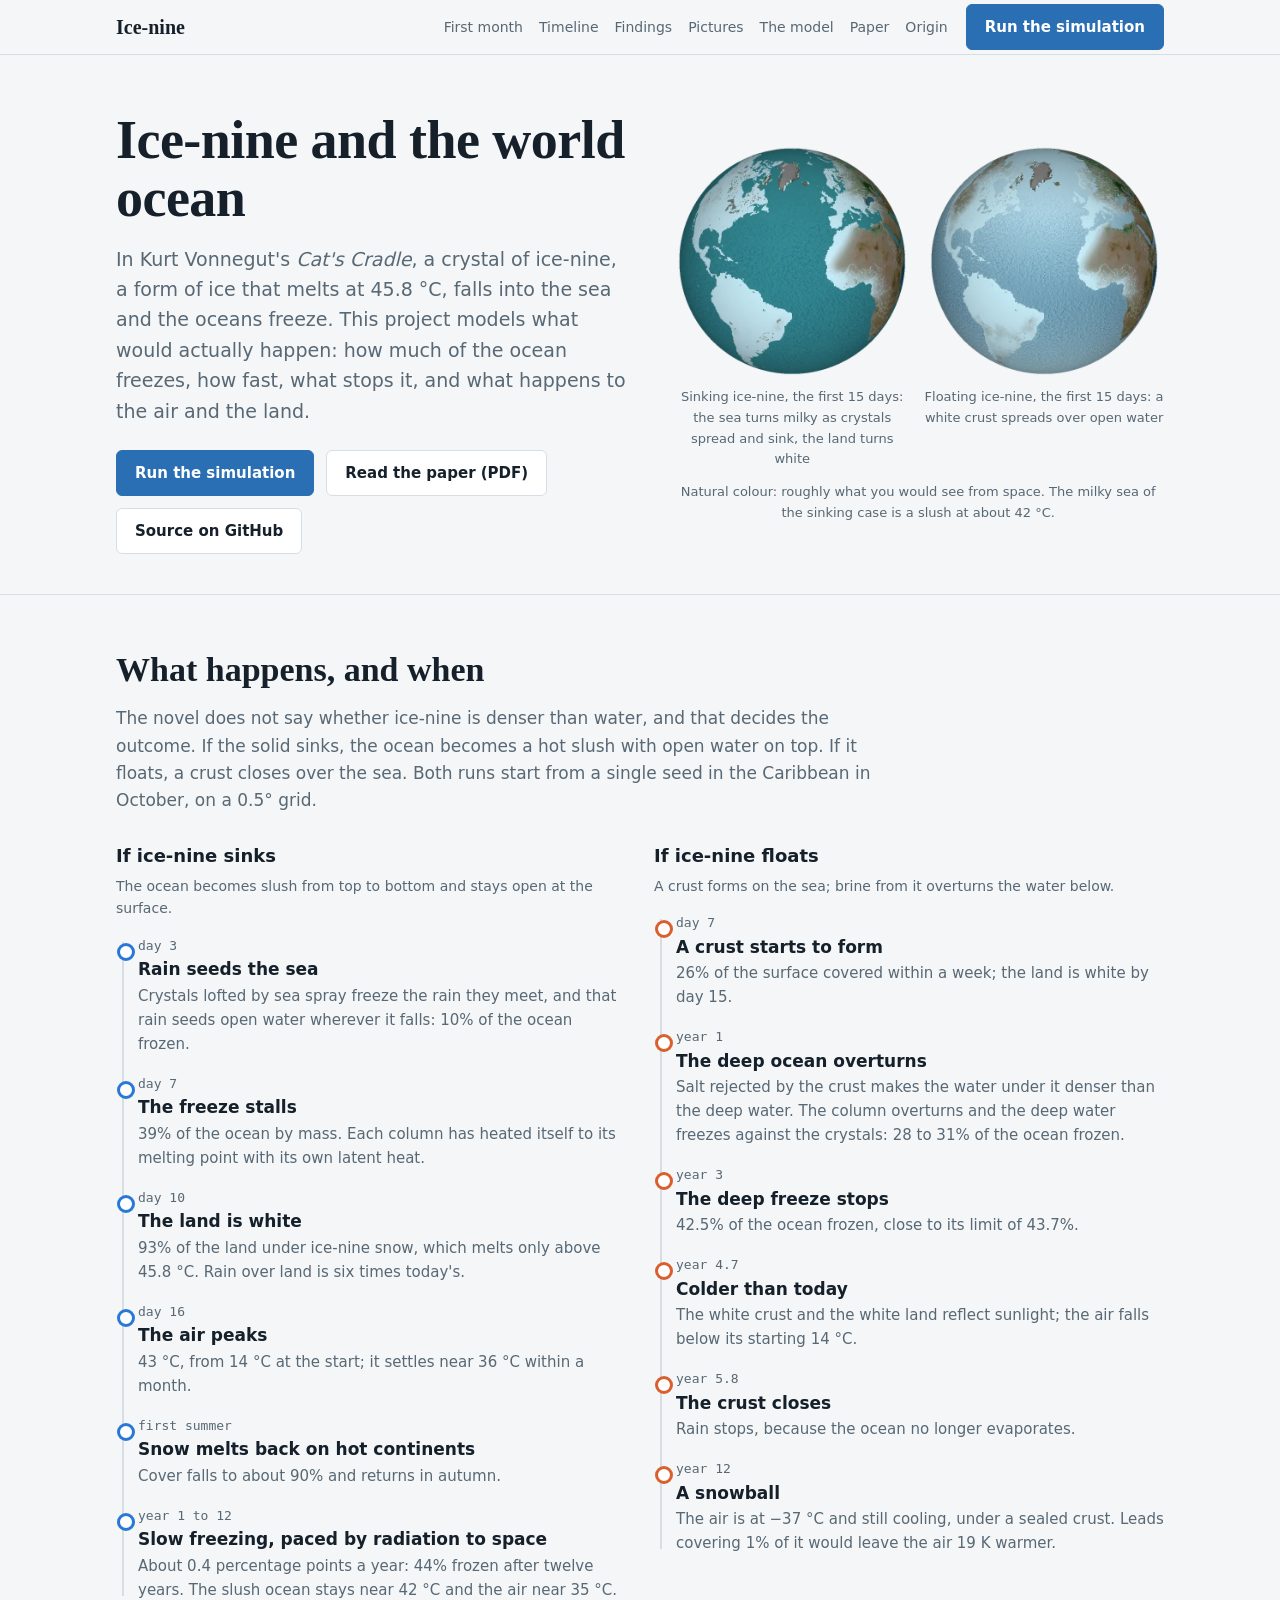
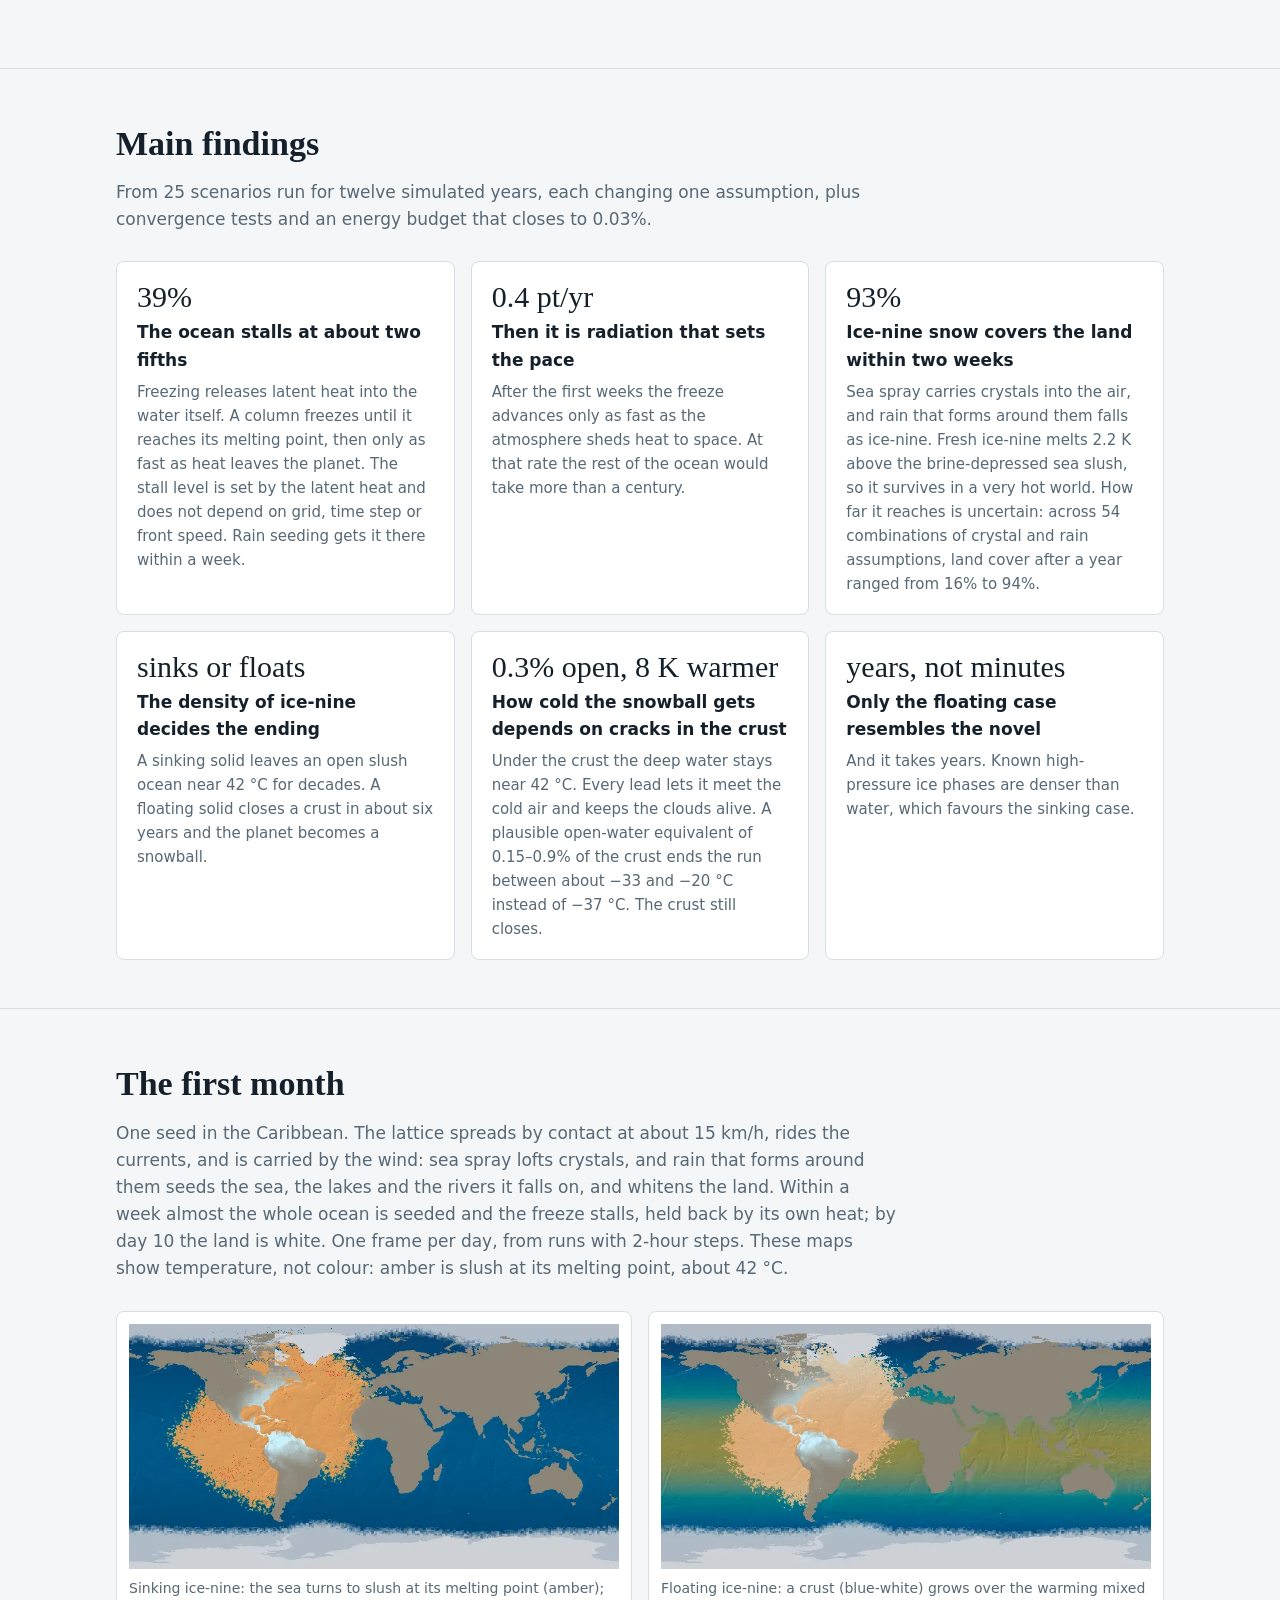
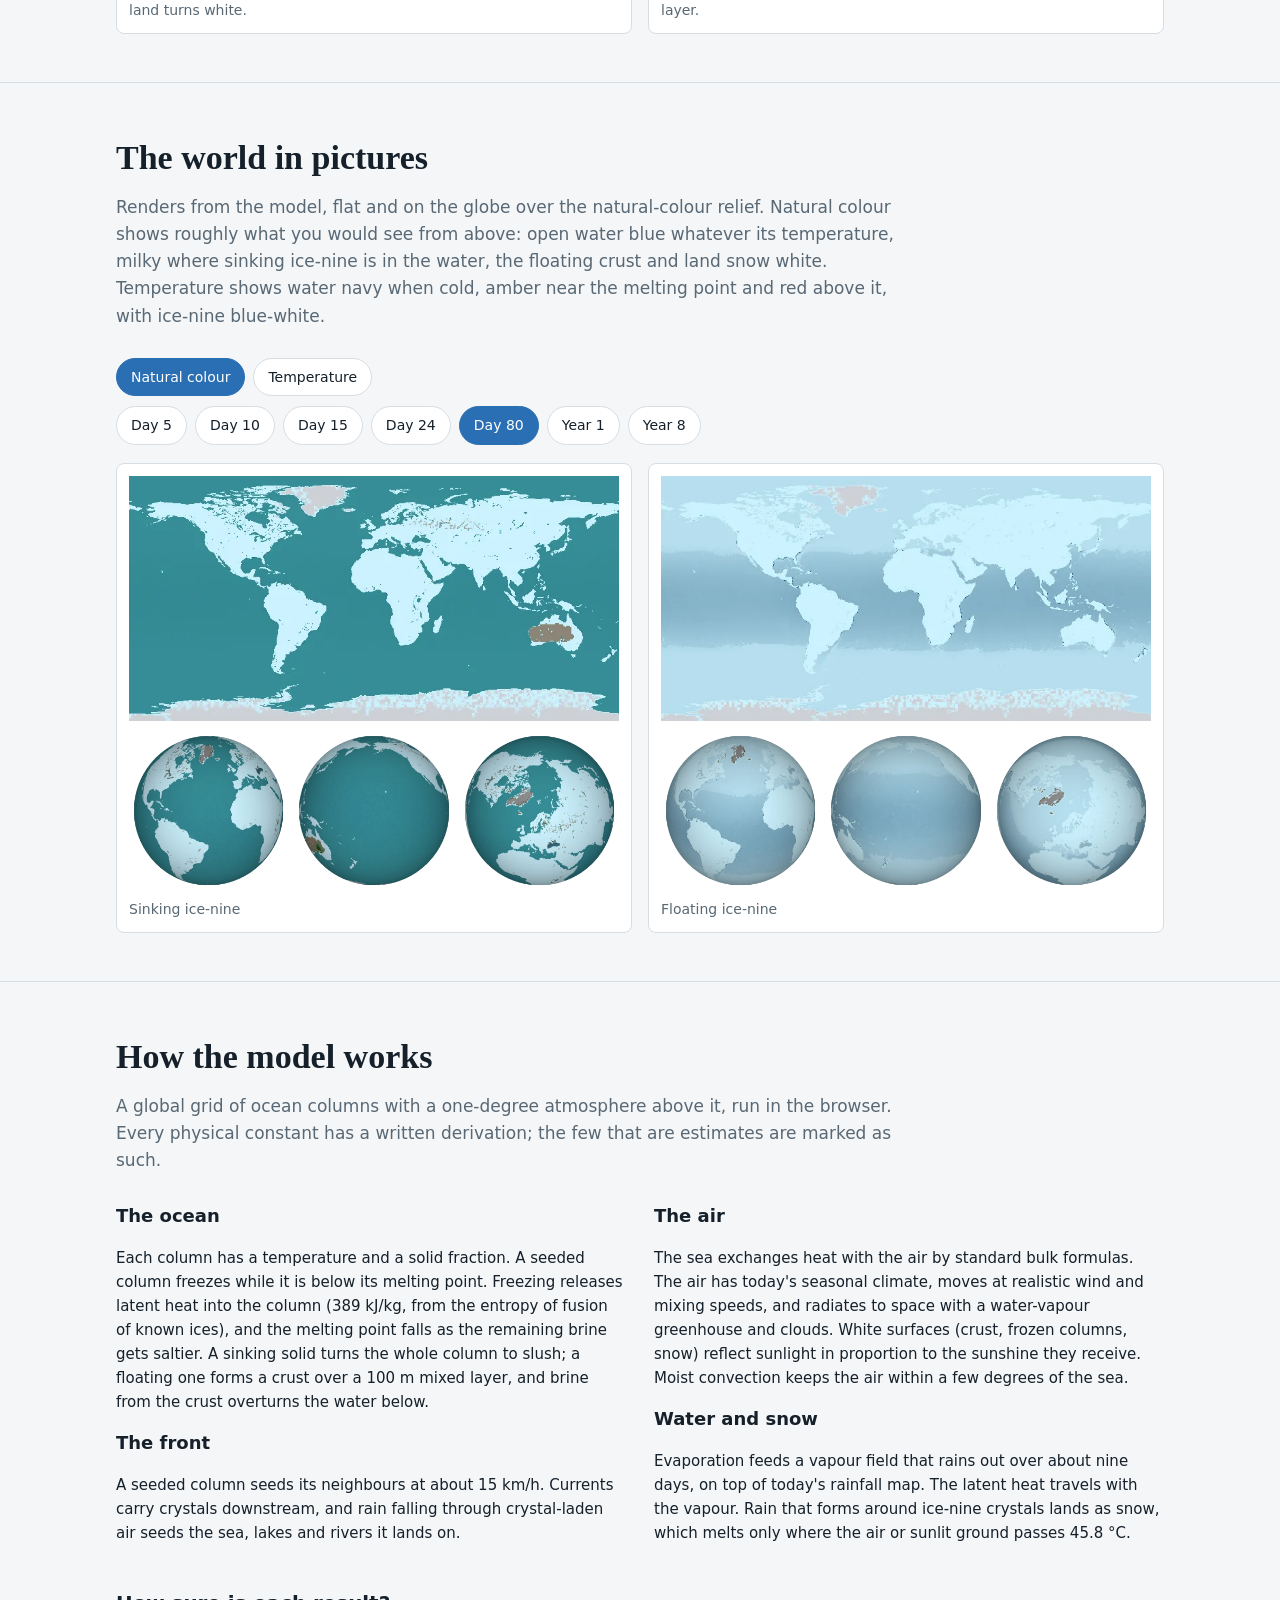
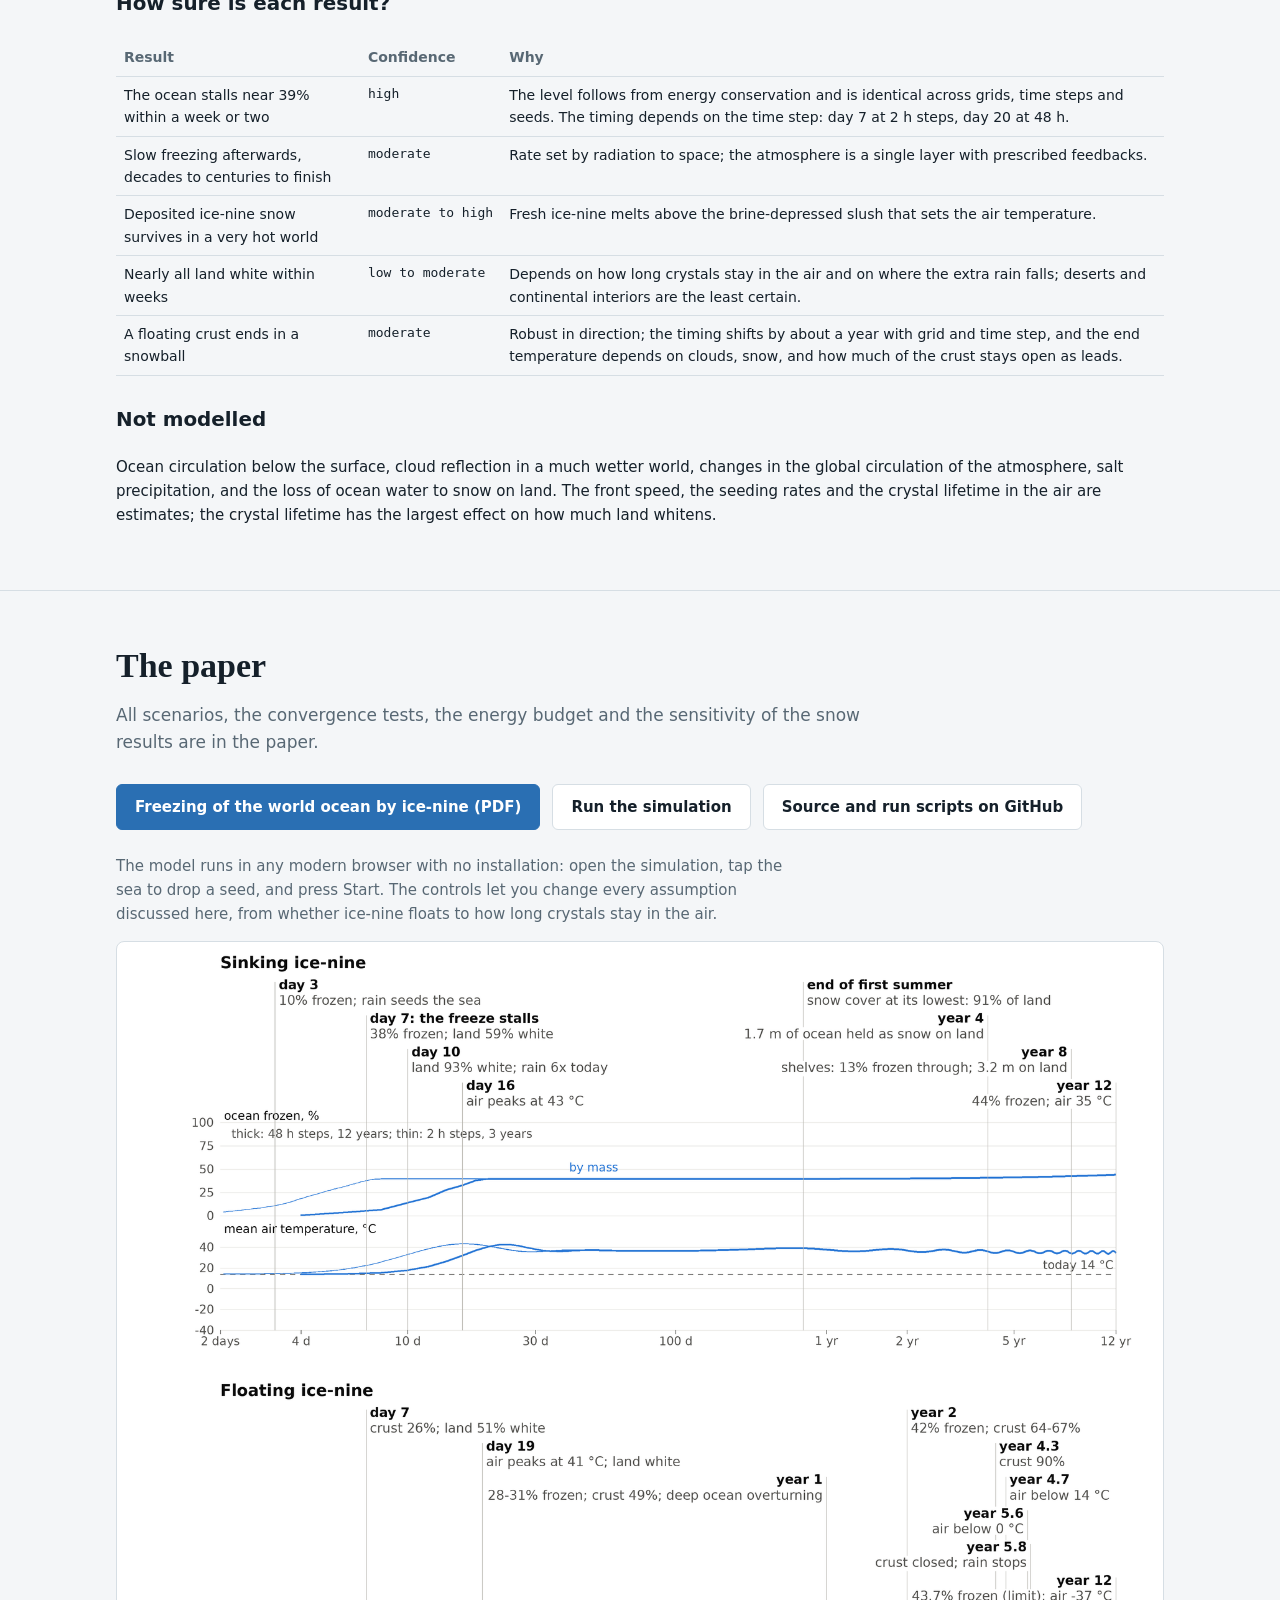
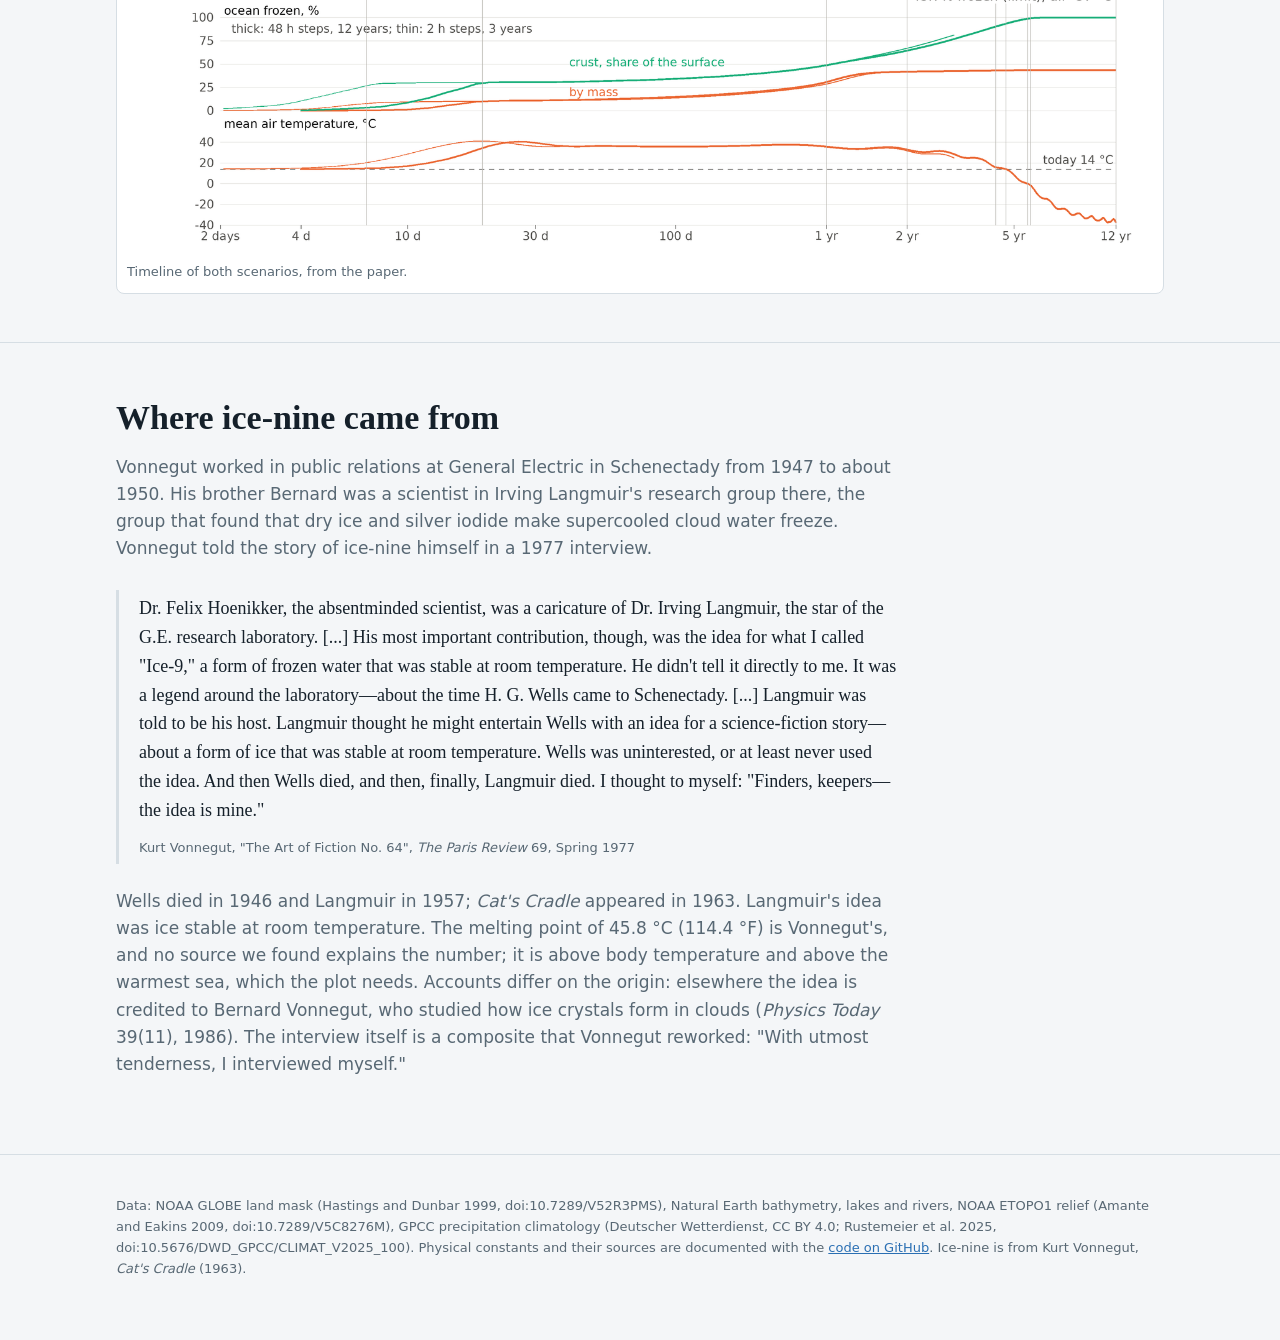
<file: docs/index.html>
<!doctype html>
<html lang="en">
<head>
<meta charset="utf-8">
<meta name="viewport" content="width=device-width, initial-scale=1">
<title>Ice-Nine and the World Ocean</title>
<meta name="description" content="A global model of Vonnegut's ice-nine: how much of the ocean freezes, how fast, and what happens to the air and the land.">
<link rel="stylesheet" href="site.css">
</head>
<body>

<header class="top">
  <div class="wrap">
    <a class="brand" href="#">Ice-nine</a>
    <nav>
      <a href="#first-month">First month</a>
      <a href="#timeline">Timeline</a>
      <a href="#findings">Findings</a>
      <a href="#pictures">Pictures</a>
      <a href="#model">The model</a>
      <a href="#paper">Paper</a>
      <a href="#origin">Origin</a>
    </nav>
    <a class="btn primary" href="sim/">Run the simulation</a>
  </div>
</header>

<div class="hero">
  <div class="wrap">
    <div>
      <h1>Ice-nine and the world ocean</h1>
      <p class="lead">In Kurt Vonnegut's <em>Cat's Cradle</em>, a crystal of ice-nine, a form of ice that melts at 45.8&nbsp;°C, falls into the sea and the oceans freeze. This project models what would actually happen: how much of the ocean freezes, how fast, what stops it, and what happens to the air and the land.</p>
      <div class="actions">
        <a class="btn primary" href="sim/">Run the simulation</a>
        <a class="btn" href="paper/ice9.pdf">Read the paper (PDF)</a>
        <a class="btn" href="https://github.com/wistrand/ice9">Source on GitHub</a>
      </div>
    </div>
    <div class="globes">
      <figure><img src="img/anim_sinks_globe.webp" alt="Animation: ice-nine spreading from the Caribbean over the first 15 days, sinking case" width="450" height="450"><figcaption>Sinking ice-nine, the first 15 days: the sea turns milky as crystals spread and sink, the land turns white</figcaption></figure>
      <figure><img src="img/anim_floats_globe.webp" alt="Animation: ice-nine spreading from the Caribbean over the first 15 days, floating case" width="450" height="450"><figcaption>Floating ice-nine, the first 15 days: a white crust spreads over open water</figcaption></figure>
      <p class="note">Natural colour: roughly what you would see from space. The milky sea of the sinking case is a slush at about 42&nbsp;°C.</p>
    </div>
  </div>
</div>

<section id="timeline">
  <div class="wrap">
    <h2>What happens, and when</h2>
    <p class="intro">The novel does not say whether ice-nine is denser than water, and that decides the outcome. If the solid sinks, the ocean becomes a hot slush with open water on top. If it floats, a crust closes over the sea. Both runs start from a single seed in the Caribbean in October, on a 0.5° grid.</p>
    <div class="lanes">
      <div class="lane">
        <h3>If ice-nine sinks</h3>
        <p class="sub">The ocean becomes slush from top to bottom and stays open at the surface.</p>
        <ol>
          <li><div class="when">day 3</div><div class="what">Rain seeds the sea</div><div class="detail">Crystals lofted by sea spray freeze the rain they meet, and that rain seeds open water wherever it falls: 10% of the ocean frozen.</div></li>
          <li><div class="when">day 7</div><div class="what">The freeze stalls</div><div class="detail">39% of the ocean by mass. Each column has heated itself to its melting point with its own latent heat.</div></li>
          <li><div class="when">day 10</div><div class="what">The land is white</div><div class="detail">93% of the land under ice-nine snow, which melts only above 45.8&nbsp;°C. Rain over land is six times today's.</div></li>
          <li><div class="when">day 16</div><div class="what">The air peaks</div><div class="detail">43&nbsp;°C, from 14&nbsp;°C at the start; it settles near 36&nbsp;°C within a month.</div></li>
          <li><div class="when">first summer</div><div class="what">Snow melts back on hot continents</div><div class="detail">Cover falls to about 90% and returns in autumn.</div></li>
          <li><div class="when">year 1 to 12</div><div class="what">Slow freezing, paced by radiation to space</div><div class="detail">About 0.4 percentage points a year: 44% frozen after twelve years. The slush ocean stays near 42&nbsp;°C and the air near 35&nbsp;°C.</div></li>
        </ol>
      </div>
      <div class="lane float">
        <h3>If ice-nine floats</h3>
        <p class="sub">A crust forms on the sea; brine from it overturns the water below.</p>
        <ol>
          <li><div class="when">day 7</div><div class="what">A crust starts to form</div><div class="detail">26% of the surface covered within a week; the land is white by day 15.</div></li>
          <li><div class="when">year 1</div><div class="what">The deep ocean overturns</div><div class="detail">Salt rejected by the crust makes the water under it denser than the deep water. The column overturns and the deep water freezes against the crystals: 28 to 31% of the ocean frozen.</div></li>
          <li><div class="when">year 3</div><div class="what">The deep freeze stops</div><div class="detail">42.5% of the ocean frozen, close to its limit of 43.7%.</div></li>
          <li><div class="when">year 4.7</div><div class="what">Colder than today</div><div class="detail">The white crust and the white land reflect sunlight; the air falls below its starting 14&nbsp;°C.</div></li>
          <li><div class="when">year 5.8</div><div class="what">The crust closes</div><div class="detail">Rain stops, because the ocean no longer evaporates.</div></li>
          <li><div class="when">year 12</div><div class="what">A snowball</div><div class="detail">The air is at &minus;37&nbsp;°C and still cooling, under a sealed crust. Leads covering 1% of it would leave the air 19&nbsp;K warmer.</div></li>
        </ol>
      </div>
    </div>
  </div>
</section>

<section id="findings">
  <div class="wrap">
    <h2>Main findings</h2>
    <p class="intro">From 25 scenarios run for twelve simulated years, each changing one assumption, plus convergence tests and an energy budget that closes to 0.03%.</p>
    <div class="cards">
      <div class="card"><div class="big">39%</div><h3>The ocean stalls at about two fifths</h3><p>Freezing releases latent heat into the water itself. A column freezes until it reaches its melting point, then only as fast as heat leaves the planet. The stall level is set by the latent heat and does not depend on grid, time step or front speed. Rain seeding gets it there within a week.</p></div>
      <div class="card"><div class="big">0.4 pt/yr</div><h3>Then it is radiation that sets the pace</h3><p>After the first weeks the freeze advances only as fast as the atmosphere sheds heat to space. At that rate the rest of the ocean would take more than a century.</p></div>
      <div class="card"><div class="big">93%</div><h3>Ice-nine snow covers the land within two weeks</h3><p>Sea spray carries crystals into the air, and rain that forms around them falls as ice-nine. Fresh ice-nine melts 2.2&nbsp;K above the brine-depressed sea slush, so it survives in a very hot world. How far it reaches is uncertain: across 54 combinations of crystal and rain assumptions, land cover after a year ranged from 16% to 94%.</p></div>
      <div class="card"><div class="big">sinks or floats</div><h3>The density of ice-nine decides the ending</h3><p>A sinking solid leaves an open slush ocean near 42&nbsp;°C for decades. A floating solid closes a crust in about six years and the planet becomes a snowball.</p></div>
      <div class="card"><div class="big">0.3% open, 8 K warmer</div><h3>How cold the snowball gets depends on cracks in the crust</h3><p>Under the crust the deep water stays near 42&nbsp;°C. Every lead lets it meet the cold air and keeps the clouds alive. A plausible open-water equivalent of 0.15&ndash;0.9% of the crust ends the run between about &minus;33 and &minus;20&nbsp;°C instead of &minus;37&nbsp;°C. The crust still closes.</p></div>
      <div class="card"><div class="big">years, not minutes</div><h3>Only the floating case resembles the novel</h3><p>And it takes years. Known high-pressure ice phases are denser than water, which favours the sinking case.</p></div>
    </div>
  </div>
</section>

<section id="first-month">
  <div class="wrap">
    <h2>The first month</h2>
    <p class="intro">One seed in the Caribbean. The lattice spreads by contact at about 15&nbsp;km/h, rides the currents, and is carried by the wind: sea spray lofts crystals, and rain that forms around them seeds the sea, the lakes and the rivers it falls on, and whitens the land. Within a week almost the whole ocean is seeded and the freeze stalls, held back by its own heat; by day 10 the land is white. One frame per day, from runs with 2-hour steps. These maps show temperature, not colour: amber is slush at its melting point, about 42&nbsp;°C.</p>
    <div class="pair">
      <figure><img src="img/anim_sinks_flat.webp" alt="Animated map of the first 15 days, sinking case" width="720" height="360"><figcaption>Sinking ice-nine: the sea turns to slush at its melting point (amber); land turns white.</figcaption></figure>
      <figure><img src="img/anim_floats_flat.webp" alt="Animated map of the first 15 days, floating case" width="720" height="360"><figcaption>Floating ice-nine: a crust (blue-white) grows over the warming mixed layer.</figcaption></figure>
    </div>
  </div>
</section>

<section id="pictures">
  <div class="wrap">
    <h2>The world in pictures</h2>
    <p class="intro">Renders from the model, flat and on the globe over the natural-colour relief. Natural colour shows roughly what you would see from above: open water blue whatever its temperature, milky where sinking ice-nine is in the water, the floating crust and land snow white. Temperature shows water navy when cold, amber near the melting point and red above it, with ice-nine blue-white.</p>
    <div class="stages views" role="group" aria-label="View">
      <button type="button" data-mode="nat" aria-pressed="true">Natural colour</button>
      <button type="button" data-mode="temp">Temperature</button>
    </div>
    <div class="stages" role="group" aria-label="Stage">
      <button type="button" data-stage="d5">Day 5</button>
      <button type="button" data-stage="d10">Day 10</button>
      <button type="button" data-stage="d15">Day 15</button>
      <button type="button" data-stage="d24">Day 24</button>
      <button type="button" data-stage="d80" aria-pressed="true">Day 80</button>
      <button type="button" data-stage="y1">Year 1</button>
      <button type="button" data-stage="y8">Year 8</button>
    </div>
    <div class="pair">
      <figure>
        <img class="flat" data-case="sinks" src="img/nat_sinks_d80_flat.webp" alt="Flat map, sinking ice-nine" width="720" height="360">
        <div class="globe-row">
          <img data-case="sinks" data-view="atlantic" src="img/nat_sinks_d80_globe_atlantic.webp" alt="Globe, Atlantic" width="300" height="300">
          <img data-case="sinks" data-view="pacific" src="img/nat_sinks_d80_globe_pacific.webp" alt="Globe, Pacific" width="300" height="300">
          <img data-case="sinks" data-view="arctic" src="img/nat_sinks_d80_globe_arctic.webp" alt="Globe, Arctic" width="300" height="300">
        </div>
        <figcaption>Sinking ice-nine</figcaption>
      </figure>
      <figure>
        <img class="flat" data-case="floats" src="img/nat_floats_d80_flat.webp" alt="Flat map, floating ice-nine" width="720" height="360">
        <div class="globe-row">
          <img data-case="floats" data-view="atlantic" src="img/nat_floats_d80_globe_atlantic.webp" alt="Globe, Atlantic" width="300" height="300">
          <img data-case="floats" data-view="pacific" src="img/nat_floats_d80_globe_pacific.webp" alt="Globe, Pacific" width="300" height="300">
          <img data-case="floats" data-view="arctic" src="img/nat_floats_d80_globe_arctic.webp" alt="Globe, Arctic" width="300" height="300">
        </div>
        <figcaption>Floating ice-nine</figcaption>
      </figure>
    </div>
  </div>
</section>

<section id="model">
  <div class="wrap">
    <h2>How the model works</h2>
    <p class="intro">A global grid of ocean columns with a one-degree atmosphere above it, run in the browser. Every physical constant has a written derivation; the few that are estimates are marked as such.</p>
    <div class="cols">
      <div>
        <h3>The ocean</h3>
        <p>Each column has a temperature and a solid fraction. A seeded column freezes while it is below its melting point. Freezing releases latent heat into the column (389&nbsp;kJ/kg, from the entropy of fusion of known ices), and the melting point falls as the remaining brine gets saltier. A sinking solid turns the whole column to slush; a floating one forms a crust over a 100&nbsp;m mixed layer, and brine from the crust overturns the water below.</p>
        <h3>The front</h3>
        <p>A seeded column seeds its neighbours at about 15&nbsp;km/h. Currents carry crystals downstream, and rain falling through crystal-laden air seeds the sea, lakes and rivers it lands on.</p>
      </div>
      <div>
        <h3>The air</h3>
        <p>The sea exchanges heat with the air by standard bulk formulas. The air has today's seasonal climate, moves at realistic wind and mixing speeds, and radiates to space with a water-vapour greenhouse and clouds. White surfaces (crust, frozen columns, snow) reflect sunlight in proportion to the sunshine they receive. Moist convection keeps the air within a few degrees of the sea.</p>
        <h3>Water and snow</h3>
        <p>Evaporation feeds a vapour field that rains out over about nine days, on top of today's rainfall map. The latent heat travels with the vapour. Rain that forms around ice-nine crystals lands as snow, which melts only where the air or sunlit ground passes 45.8&nbsp;°C.</p>
      </div>
    </div>
    <h3 style="margin-top:28px">How sure is each result?</h3>
    <div class="tablewrap">
      <table>
        <tr><th>Result</th><th>Confidence</th><th>Why</th></tr>
        <tr><td>The ocean stalls near 39% within a week or two</td><td class="conf">high</td><td>The level follows from energy conservation and is identical across grids, time steps and seeds. The timing depends on the time step: day 7 at 2 h steps, day 20 at 48 h.</td></tr>
        <tr><td>Slow freezing afterwards, decades to centuries to finish</td><td class="conf">moderate</td><td>Rate set by radiation to space; the atmosphere is a single layer with prescribed feedbacks.</td></tr>
        <tr><td>Deposited ice-nine snow survives in a very hot world</td><td class="conf">moderate to high</td><td>Fresh ice-nine melts above the brine-depressed slush that sets the air temperature.</td></tr>
        <tr><td>Nearly all land white within weeks</td><td class="conf">low to moderate</td><td>Depends on how long crystals stay in the air and on where the extra rain falls; deserts and continental interiors are the least certain.</td></tr>
        <tr><td>A floating crust ends in a snowball</td><td class="conf">moderate</td><td>Robust in direction; the timing shifts by about a year with grid and time step, and the end temperature depends on clouds, snow, and how much of the crust stays open as leads.</td></tr>
      </table>
    </div>
    <h3 style="margin-top:28px">Not modelled</h3>
    <p style="font-size:15px">Ocean circulation below the surface, cloud reflection in a much wetter world, changes in the global circulation of the atmosphere, salt precipitation, and the loss of ocean water to snow on land. The front speed, the seeding rates and the crystal lifetime in the air are estimates; the crystal lifetime has the largest effect on how much land whitens.</p>
  </div>
</section>

<section id="paper">
  <div class="wrap">
    <h2>The paper</h2>
    <p class="intro">All scenarios, the convergence tests, the energy budget and the sensitivity of the snow results are in the paper.</p>
    <div class="paper">
      <div class="paper-actions">
        <a class="btn primary" href="paper/ice9.pdf">Freezing of the world ocean by ice-nine (PDF)</a>
        <a class="btn" href="sim/">Run the simulation</a>
        <a class="btn" href="https://github.com/wistrand/ice9">Source and run scripts on GitHub</a>
      </div>
      <p style="font-size:15px;color:var(--muted);max-width:46em">The model runs in any modern browser with no installation: open the simulation, tap the sea to drop a seed, and press Start. The controls let you change every assumption discussed here, from whether ice-nine floats to how long crystals stay in the air.</p>
      <figure><img src="paper/timeline.png" alt="Timeline of the two scenarios: ocean frozen and air temperature against time" width="1650" height="1454" loading="lazy"><figcaption>Timeline of both scenarios, from the paper.</figcaption></figure>
    </div>
  </div>
</section>

<section id="origin">
  <div class="wrap">
    <h2>Where ice-nine came from</h2>
    <p class="intro">Vonnegut worked in public relations at General Electric in Schenectady from 1947 to about 1950. His brother Bernard was a scientist in Irving Langmuir's research group there, the group that found that dry ice and silver iodide make supercooled cloud water freeze. Vonnegut told the story of ice-nine himself in a 1977 interview.</p>
    <blockquote class="quote">
      <p>Dr. Felix Hoenikker, the absentminded scientist, was a caricature of Dr. Irving Langmuir, the star of the G.E. research laboratory. [...] His most important contribution, though, was the idea for what I called "Ice-9," a form of frozen water that was stable at room temperature. He didn't tell it directly to me. It was a legend around the laboratory—about the time H. G. Wells came to Schenectady. [...] Langmuir was told to be his host. Langmuir thought he might entertain Wells with an idea for a science-fiction story—about a form of ice that was stable at room temperature. Wells was uninterested, or at least never used the idea. And then Wells died, and then, finally, Langmuir died. I thought to myself: "Finders, keepers—the idea is mine."</p>
      <cite>Kurt Vonnegut, "The Art of Fiction No. 64", <em>The Paris Review</em> 69, Spring 1977</cite>
    </blockquote>
    <p class="intro">Wells died in 1946 and Langmuir in 1957; <em>Cat's Cradle</em> appeared in 1963. Langmuir's idea was ice stable at room temperature. The melting point of 45.8&nbsp;°C (114.4&nbsp;°F) is Vonnegut's, and no source we found explains the number; it is above body temperature and above the warmest sea, which the plot needs. Accounts differ on the origin: elsewhere the idea is credited to Bernard Vonnegut, who studied how ice crystals form in clouds (<em>Physics Today</em> 39(11), 1986). The interview itself is a composite that Vonnegut reworked: "With utmost tenderness, I interviewed myself."</p>
  </div>
</section>

<footer>
  <div class="wrap">
    <p>Data: NOAA GLOBE land mask (Hastings and Dunbar 1999, doi:10.7289/V52R3PMS), Natural Earth bathymetry, lakes and rivers, NOAA ETOPO1 relief (Amante and Eakins 2009, doi:10.7289/V5C8276M), GPCC precipitation climatology (Deutscher Wetterdienst, CC BY 4.0; Rustemeier et al. 2025, doi:10.5676/DWD_GPCC/CLIMAT_V2025_100). Physical constants and their sources are documented with the <a href="https://github.com/wistrand/ice9">code on GitHub</a>. Ice-nine is from Kurt Vonnegut, <em>Cat's Cradle</em> (1963).</p>
  </div>
</footer>

<script>
// switch the gallery between stages and views; images are named img/{nat_}{case}_{stage}_{flat|globe_view}.webp (nat_: natural colour)
(() => {
  const stages = document.querySelectorAll('.stages:not(.views) button'), modes = document.querySelectorAll('.views button');
  let stage = 'd80', mode = 'nat';
  function show() {
    for (const b of stages) b.setAttribute('aria-pressed', String(b.dataset.stage === stage));
    for (const b of modes) b.setAttribute('aria-pressed', String(b.dataset.mode === mode));
    const pre = mode === 'nat' ? 'nat_' : '';
    for (const img of document.querySelectorAll('#pictures img[data-case]')) {
      const c = img.dataset.case;
      const early = ['d5', 'd10', 'd15'].includes(stage); // early stages have only the Atlantic view
      if (!img.classList.contains('flat') && early && img.dataset.view !== 'atlantic') { img.hidden = true; continue; }
      img.hidden = false;
      img.src = img.classList.contains('flat') ? `img/${pre}${c}_${stage}_flat.webp` : `img/${pre}${c}_${stage}_globe_${img.dataset.view}.webp`;
    }
  }
  for (const b of stages) b.addEventListener('click', () => { stage = b.dataset.stage; show(); });
  for (const b of modes) b.addEventListener('click', () => { mode = b.dataset.mode; show(); });
})();
</script>
</body>
</html>
</file>
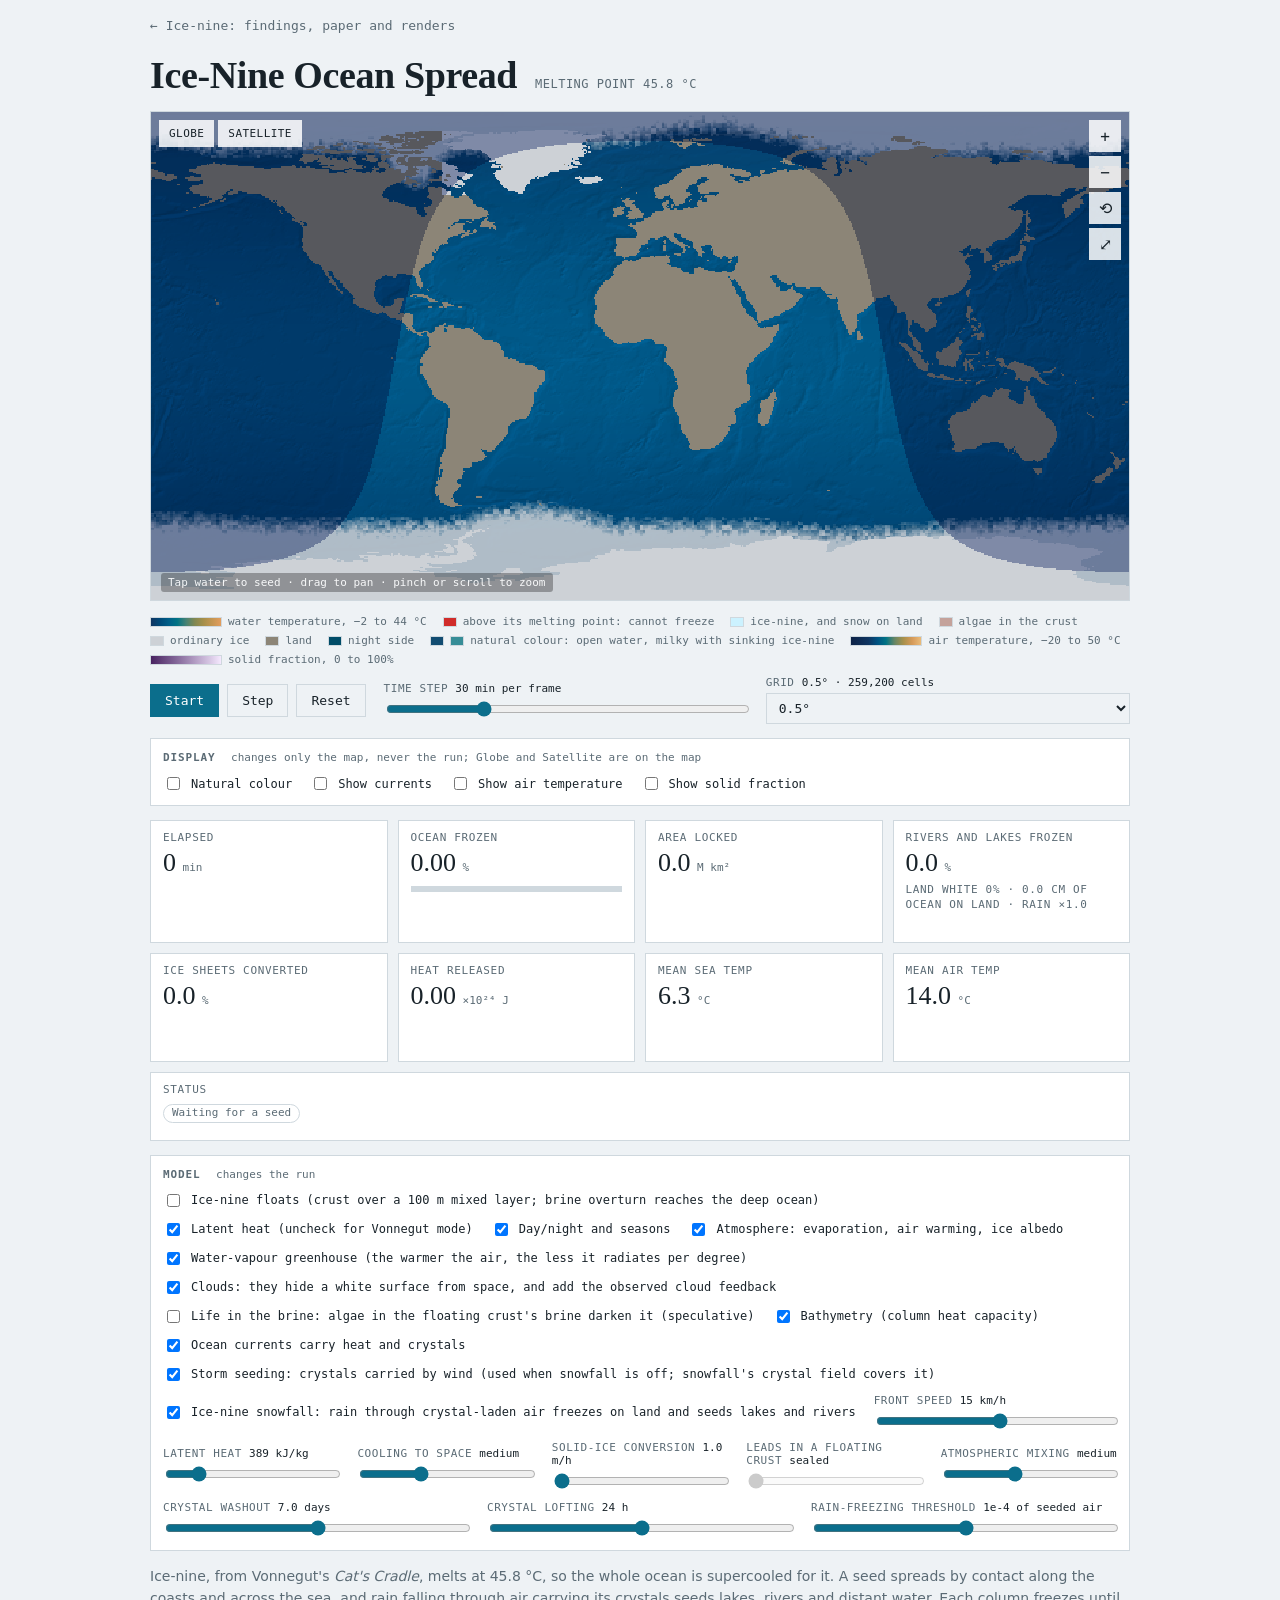
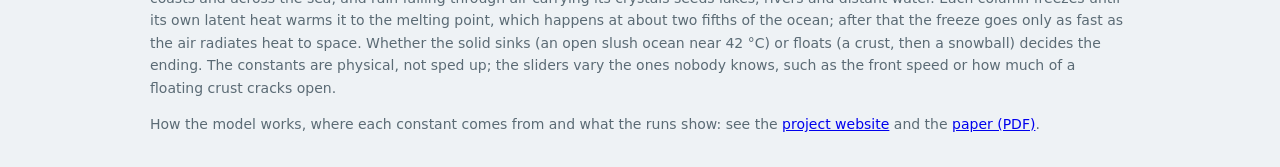
<file: docs/sim/index.html>
<!doctype html>
<html lang="en">
<head>
<meta charset="utf-8">
<meta name="viewport" content="width=device-width,initial-scale=1,viewport-fit=cover">
<title>Ice-Nine Ocean Spread</title>
<meta name="description" content="A browser simulation of Vonnegut's ice-nine spreading through the world's oceans, with latent heat, currents, atmosphere and seasons.">
<link rel="stylesheet" href="style.css">
<script src="app.js" defer></script>
</head>
<body>

<div class="wrap">
  <a class="home" href="../index.html">&larr; Ice-nine: findings, paper and renders</a>
  <header>
    <h1>Ice-Nine Ocean Spread</h1>
    <div class="sub">Melting point 45.8 °C</div>
  </header>

  <div class="mapbox" id="mapbox">
    <canvas id="map"></canvas>
    <div class="hint" id="hint">Tap water to seed · drag to pan · pinch or scroll to zoom</div>
    <div class="viewsw">
      <label><input type="checkbox" id="globe"><span>Globe</span></label>
      <label><input type="checkbox" id="satellite"><span>Satellite</span></label>
    </div>
    <div class="zoom"><button id="zin" aria-label="Zoom in">+</button><button id="zout" aria-label="Zoom out">−</button><button id="zreset" aria-label="Reset view">⟲</button><button id="zfull" aria-label="Full screen" title="Full screen">⤢</button></div>
    <div class="loading" id="loading">Decoding coastlines and bathymetry…</div>
  </div>
  <div class="legend">
    <span><i id="lg_temp" class="bar"></i>water temperature, −2 to 44 °C</span>
    <span><i id="lg_hot"></i>above its melting point: cannot freeze</span>
    <span><i id="lg_ice9"></i>ice-nine, and snow on land</span>
    <span><i id="lg_algae"></i>algae in the crust</span>
    <span><i id="lg_ice"></i>ordinary ice</span>
    <span><i id="lg_land"></i>land</span>
    <span><i id="lg_night"></i>night side</span>
    <span><i id="lg_sea"></i><i id="lg_milk"></i>natural colour: open water, milky with sinking ice-nine</span>
    <span><i id="lg_air" class="bar"></i>air temperature, −20 to 50 °C</span>
    <span><i id="lg_phi" class="bar"></i>solid fraction, 0 to 100%</span>
  </div>
  <div class="runbar">
    <div class="btns">
      <button class="primary" id="play">Start</button>
      <button id="step">Step</button>
      <button id="reset">Reset</button>
    </div>
    <label class="sl"><span>Time step <b id="speedV">30 min per frame</b></span><input type="range" id="speed" min="0" max="100" value="26"></label>
    <label class="sl"><span>Grid <b id="resV">0.5° · 259,200 cells</b></span><select id="res"><option value="1">1° (fast)</option><option value="2" selected>0.5°</option><option value="4">0.25° (1 M cells, slow)</option><option value="8">0.125° (4 M cells, very slow)</option></select></label>
  </div>

  <section class="controls" aria-labelledby="h_view">
    <h2 class="ctl" id="h_view">Display <small>changes only the map, never the run; Globe and Satellite are on the map</small></h2>
    <label class="ck"><input type="checkbox" id="natural"> Natural colour</label>
    <label class="ck"><input type="checkbox" id="showcur"> Show currents</label>
    <label class="ck"><input type="checkbox" id="showair"> Show air temperature</label>
    <label class="ck"><input type="checkbox" id="showphi"> Show solid fraction</label>
  </section>
  <div class="stats">
    <div class="stat"><div class="k">Elapsed</div><div class="v" id="time">0<small> min</small></div></div>
    <div class="stat"><div class="k">Ocean frozen</div><div class="v" id="pct">0.00<small> %</small></div><div class="meter"><i id="bar"></i></div><canvas class="spark" id="sp_pct"></canvas><div class="k" id="deepV" hidden></div></div>
    <div class="stat"><div class="k">Area locked</div><div class="v" id="area">0.0<small> M km²</small></div></div>
    <div class="stat"><div class="k">Rivers and lakes frozen</div><div class="v" id="inland">0.0<small> %</small></div><div class="k" id="landV"></div></div>
    <div class="stat"><div class="k">Ice sheets converted</div><div class="v" id="sheet">0.0<small> %</small></div><canvas class="spark" id="sp_sheet"></canvas></div>
    <div class="stat"><div class="k">Heat released</div><div class="v" id="heat">0.00<small> ×10²⁴ J</small></div></div>
    <div class="stat"><div class="k">Mean sea temp</div><div class="v" id="temp">4.0<small> °C</small></div><canvas class="spark" id="sp_temp"></canvas></div>
    <div class="stat"><div class="k">Mean air temp</div><div class="v" id="air">14.0<small> °C</small></div><canvas class="spark" id="sp_air"></canvas></div>
    <div class="stat" style="grid-column:1/-1"><div class="k">Status</div><div class="v"><span class="pill" id="status">Waiting for a seed</span></div></div>
  </div>

  <section class="controls" aria-labelledby="h_model">
    <h2 class="ctl" id="h_model">Model <small>changes the run</small></h2>
    <label class="ck"><input type="checkbox" id="floats"> Ice-nine floats (crust over a 100 m mixed layer; brine overturn reaches the deep ocean)</label>
    <label class="ck"><input type="checkbox" id="thermo" checked> Latent heat (uncheck for Vonnegut mode)</label>
    <label class="ck"><input type="checkbox" id="solar" checked> Day/night and seasons</label>
    <label class="ck"><input type="checkbox" id="atmo" checked> Atmosphere: evaporation, air warming, ice albedo</label>
    <label class="ck"><input type="checkbox" id="greenhouse" checked> Water-vapour greenhouse (the warmer the air, the less it radiates per degree)</label>
    <label class="ck"><input type="checkbox" id="clouds" checked> Clouds: they hide a white surface from space, and add the observed cloud feedback</label>
    <label class="ck"><input type="checkbox" id="life"> Life in the brine: algae in the floating crust's brine darken it (speculative)</label>
    <label class="ck"><input type="checkbox" id="depthOn" checked> Bathymetry (column heat capacity)</label>
    <label class="ck"><input type="checkbox" id="currents" checked> Ocean currents carry heat and crystals</label>
    <label class="ck"><input type="checkbox" id="airborne" checked> Storm seeding: crystals carried by wind (used when snowfall is off; snowfall's crystal field covers it)</label>
    <label class="ck"><input type="checkbox" id="snowfall" checked> Ice-nine snowfall: rain through crystal-laden air freezes on land and seeds lakes and rivers</label>
    <label class="sl"><span>Front speed <b id="rateV">15 km/h</b></span><input type="range" id="rate" min="0" max="100" value="51"></label>
    <label class="sl"><span>Latent heat <b id="latV">389 kJ/kg</b></span><input type="range" id="lat" min="80" max="160" value="93"></label>
    <label class="sl"><span>Cooling to space <b id="coolV">medium</b></span><input type="range" id="cool" min="1" max="10" value="4"></label>
    <label class="sl"><span>Solid-ice conversion <b id="solidV">1.0 m/h</b></span><input type="range" id="solid" min="0" max="100" value="0"></label>
    <label class="sl"><span>Leads in a floating crust <b id="leadsV">sealed</b></span><input type="range" id="leads" min="0" max="8" value="0"></label>
    <label class="sl"><span>Atmospheric mixing <b id="mixV">medium</b></span><input type="range" id="mix" min="0" max="10" value="4"></label>
    <label class="sl"><span>Crystal washout <b id="washV">7.0 days</b></span><input type="range" id="wash" min="0" max="100" value="50"></label>
    <label class="sl"><span>Crystal lofting <b id="loftV">24 h</b></span><input type="range" id="loft" min="0" max="100" value="50"></label>
    <label class="sl"><span>Rain-freezing threshold <b id="threshV">1e-4 of seeded air</b></span><input type="range" id="thresh" min="0" max="100" value="50"></label>
  </section>

  <p class="note">Ice-nine, from Vonnegut's <em>Cat's Cradle</em>, melts at 45.8 °C, so the whole ocean is supercooled for it. A seed spreads by contact along the coasts and across the sea, and rain falling through air carrying its crystals seeds lakes, rivers and distant water. Each column freezes until its own latent heat warms it to the melting point, which happens at about two fifths of the ocean; after that the freeze goes only as fast as the air radiates heat to space. Whether the solid sinks (an open slush ocean near 42 °C) or floats (a crust, then a snowball) decides the ending. The constants are physical, not sped up; the sliders vary the ones nobody knows, such as the front speed or how much of a floating crust cracks open.</p>
  <p class="note">How the model works, where each constant comes from and what the runs show: see the <a href="../index.html">project website</a> and the <a href="../paper/ice9.pdf">paper (PDF)</a>.</p>
</div>

</body>
</html>
</file>
<file: docs/site.css>
/* Website for the ice-nine model. System fonts only, no external requests. Light and dark via prefers-color-scheme and data-theme. */
:root {
  --bg: #f4f6f8; --panel: #ffffff; --fg: #15202a; --muted: #586874; --line: #d6dee4;
  --accent: #2a6fb3; --accent-ink: #ffffff; --sink: #2a78d6; --float: #d8602f; --ice: #cfeefa;
  --sans: system-ui, -apple-system, "Segoe UI", Roboto, "Helvetica Neue", Arial, sans-serif;
  --serif: "Iowan Old Style", Georgia, "Times New Roman", serif;
  --mono: ui-monospace, "SF Mono", Menlo, Consolas, "DejaVu Sans Mono", monospace;
}
@media (prefers-color-scheme: dark) {
  :root:not([data-theme="light"]) {
    --bg: #0b1218; --panel: #121c24; --fg: #e4ecf1; --muted: #8fa0ab; --line: #243340;
    --accent: #5aa7e6; --accent-ink: #08131c; --sink: #5aa0f0; --float: #f08a5d; --ice: #1d3a48;
  }
}
:root[data-theme="dark"] {
  --bg: #0b1218; --panel: #121c24; --fg: #e4ecf1; --muted: #8fa0ab; --line: #243340;
  --accent: #5aa7e6; --accent-ink: #08131c; --sink: #5aa0f0; --float: #f08a5d; --ice: #1d3a48;
}
* { box-sizing: border-box; }
html { scroll-behavior: smooth; }
body { margin: 0; background: var(--bg); color: var(--fg); font-family: var(--sans); font-size: 17px; line-height: 1.6; }
a { color: var(--accent); }
img { max-width: 100%; height: auto; display: block; }
.wrap { max-width: 1080px; margin: 0 auto; padding: 0 16px; }

/* top bar */
.top { position: sticky; top: 0; z-index: 5; background: var(--bg); border-bottom: 1px solid var(--line); }
.top .wrap { display: flex; align-items: center; gap: 18px; height: 54px; }
.top .brand { font-family: var(--serif); font-weight: 700; font-size: 20px; color: var(--fg); text-decoration: none; margin-right: auto; }
.top nav { display: flex; gap: 16px; font-size: 14px; }
.top nav a { color: var(--muted); text-decoration: none; }
.top nav a:hover { color: var(--fg); }
@media (max-width: 760px) { .top nav { display: none; } }

/* buttons */
.btn { display: inline-block; padding: 10px 18px; border-radius: 6px; border: 1px solid var(--line); background: var(--panel); color: var(--fg); text-decoration: none; font-weight: 600; font-size: 15px; }
.btn.primary { background: var(--accent); color: var(--accent-ink); border-color: var(--accent); }
.btn:hover { filter: brightness(1.05); }

/* hero */
.hero { padding: 56px 0 40px; }
.hero .wrap { display: grid; grid-template-columns: 1.05fr 1fr; gap: 40px; align-items: center; }
.hero h1 { font-family: var(--serif); font-size: clamp(34px, 5vw, 54px); line-height: 1.08; margin: 0 0 16px; letter-spacing: -0.01em; }
.hero .lead { font-size: 19px; color: var(--muted); margin: 0 0 24px; max-width: 34em; }
.hero .actions { display: flex; gap: 12px; flex-wrap: wrap; }
.globes { display: grid; grid-template-columns: 1fr 1fr; gap: 12px; }
.globes figure { margin: 0; text-align: center; }
.globes figcaption { font-size: 13px; color: var(--muted); margin-top: 6px; }
.globes .note { grid-column: 1 / -1; margin: 0; font-size: 13px; color: var(--muted); text-align: center; }
.stages.views { margin-bottom: 10px; }
@media (max-width: 860px) { .hero .wrap { grid-template-columns: 1fr; } }

/* sections */
section { padding: 48px 0; border-top: 1px solid var(--line); }
section h2 { font-family: var(--serif); font-size: clamp(26px, 3.4vw, 34px); margin: 0 0 8px; }
section .intro { color: var(--muted); max-width: 46em; margin: 0 0 28px; }

/* timeline */
.lanes { display: grid; grid-template-columns: 1fr 1fr; gap: 28px; }
@media (max-width: 760px) { .lanes { grid-template-columns: 1fr; } }
.lane h3 { margin: 0 0 4px; font-size: 18px; }
.lane .sub { color: var(--muted); font-size: 14px; margin: 0 0 16px; }
.lane ol { list-style: none; margin: 0; padding: 0 0 0 22px; position: relative; }
.lane ol::before { content: ""; position: absolute; left: 6px; top: 6px; bottom: 6px; width: 2px; background: var(--line); }
.lane li { position: relative; margin: 0 0 18px; }
.lane li::before { content: ""; position: absolute; left: -21px; top: 7px; width: 12px; height: 12px; border-radius: 50%; background: var(--panel); border: 3px solid var(--sink); }
.lane.float li::before { border-color: var(--float); }
.lane .when { font-family: var(--mono); font-size: 13px; color: var(--muted); }
.lane .what { font-weight: 600; }
.lane .detail { font-size: 15px; color: var(--muted); }

/* findings */
.cards { display: grid; grid-template-columns: repeat(auto-fit, minmax(290px, 1fr)); gap: 16px; }
.card { background: var(--panel); border: 1px solid var(--line); border-radius: 8px; padding: 18px 20px; }
.card h3 { margin: 0 0 6px; font-size: 17px; }
.card p { margin: 0; font-size: 15px; color: var(--muted); }
.card .big { font-family: var(--serif); font-size: 30px; color: var(--fg); line-height: 1.1; margin-bottom: 6px; }

/* gallery */
.stages { display: flex; gap: 8px; flex-wrap: wrap; margin: 0 0 18px; }
.stages button { font: inherit; font-size: 14px; padding: 7px 14px; border-radius: 999px; border: 1px solid var(--line); background: var(--panel); color: var(--fg); cursor: pointer; }
.stages button[aria-pressed="true"] { background: var(--accent); color: var(--accent-ink); border-color: var(--accent); }
.pair { display: grid; grid-template-columns: 1fr 1fr; gap: 16px; }
@media (max-width: 760px) { .pair { grid-template-columns: 1fr; } }
.pair figure { margin: 0; background: var(--panel); border: 1px solid var(--line); border-radius: 8px; padding: 12px; }
.pair figcaption { font-size: 14px; color: var(--muted); margin-top: 8px; }
.pair .globe-row { display: grid; grid-template-columns: repeat(3, 1fr); gap: 6px; margin-top: 10px; }
.legend { display: flex; flex-wrap: wrap; gap: 6px 18px; font-size: 13px; color: var(--muted); margin-top: 14px; }
.legend i { display: inline-block; width: 14px; height: 10px; border: 1px solid var(--line); margin-right: 6px; vertical-align: -1px; }

/* model */
.cols { display: grid; grid-template-columns: 1fr 1fr; gap: 28px; }
@media (max-width: 760px) { .cols { grid-template-columns: 1fr; } }
.cols h3 { font-size: 18px; margin: 0 0 6px; }
.cols p, .cols li { font-size: 15px; }
.cols ul { padding-left: 20px; margin: 0; }
table { border-collapse: collapse; width: 100%; font-size: 14px; }
th, td { text-align: left; padding: 7px 8px; border-bottom: 1px solid var(--line); vertical-align: top; }
th { color: var(--muted); font-weight: 600; }
.tablewrap { overflow-x: auto; }
.conf { font-family: var(--mono); font-size: 13px; white-space: nowrap; }

/* paper */
.paper-actions { display: flex; gap: 12px; flex-wrap: wrap; margin: 0 0 24px; }
.paper figure { margin: 0; background: #fff; border: 1px solid var(--line); border-radius: 8px; padding: 10px; }
.paper figcaption { font-size: 13px; color: #586874; margin-top: 6px; }
/* grid items may not grow past their track: a large image would otherwise widen the page */
.hero .wrap > *, .lanes > *, .cards > *, .pair > *, .cols > *, .globes > * { min-width: 0; }

.quote { margin: 0 0 24px; padding: 4px 0 4px 20px; border-left: 3px solid var(--line); max-width: 46em; }
.quote p { margin: 0 0 8px; font-family: var(--serif); font-size: 18px; }
.quote cite { font-size: 13px; color: var(--muted); font-style: normal; }
footer { border-top: 1px solid var(--line); padding: 28px 0 48px; font-size: 13px; color: var(--muted); }
</file>
<file: docs/sim/style.css>
/* Base: safe-area padding for notched phones; [hidden] must win over component display rules (the loading overlay relies on it). */
:root{color-scheme:light;padding-top:env(safe-area-inset-top,0px);padding-bottom:env(safe-area-inset-bottom,0px)}
html{scroll-padding-top:env(safe-area-inset-top,0px)}
img{max-width:100%}
[hidden]:not([hidden=until-found i]){display:none!important}

/* Layout: one column; map on top inside the gutter, fixed 4-column readout and controls beneath. Cold-laboratory palette. */
:root{
  --bg:#eef2f5; --fg:#182229; --muted:#5b6b75; --panel:#ffffff; --line:#cfd8de;
  --ocean:#1f4d7a; --land:#8c8577; --ice:#dff4ff; --accent:#0b6e8c; --danger:#b8412a; --hot:#d8482b;
  --display:"Iowan Old Style",Georgia,"Times New Roman",serif; --mono:ui-monospace,"SF Mono",Menlo,Consolas,"DejaVu Sans Mono",monospace; --sans:system-ui,-apple-system,"Segoe UI",Roboto,"Helvetica Neue",Arial,sans-serif;
}
@media (prefers-color-scheme:dark){:root:not([data-theme="light"]){
  --bg:#0b1218; --fg:#e4ecf1; --muted:#8a9aa5; --panel:#121c24; --line:#243340;
  --ocean:#163a5e; --land:#3b3934; --ice:#e8f7ff; --accent:#5cc2e0; --danger:#ef7a5f; --hot:#ff6a45; color-scheme:dark}}
:root[data-theme="dark"]{
  --bg:#0b1218; --fg:#e4ecf1; --muted:#8a9aa5; --panel:#121c24; --line:#243340;
  --ocean:#163a5e; --land:#3b3934; --ice:#e8f7ff; --accent:#5cc2e0; --danger:#ef7a5f; --hot:#ff6a45; color-scheme:dark}
*{box-sizing:border-box}
body{background:var(--bg);color:var(--fg);font-family:var(--mono);margin:0;
  padding-block:18px 32px;padding-left:max(16px,env(safe-area-inset-left,0px));padding-right:max(16px,env(safe-area-inset-right,0px))}
.wrap{max-width:980px;margin:0 auto;display:flex;flex-direction:column;gap:14px}
header{display:flex;flex-wrap:wrap;align-items:baseline;gap:6px 18px}
h1{font-family:var(--display);font-weight:700;font-size:clamp(26px,4vw,38px);margin:0;letter-spacing:-.01em;text-wrap:balance}
.sub{color:var(--muted);font-size:12px;letter-spacing:.04em;text-transform:uppercase}
.home{display:inline-block;margin-bottom:6px;font-size:13px;color:var(--muted);text-decoration:none}
.home:hover{color:var(--accent)}
.mapbox{position:relative;user-select:none;-webkit-user-select:none;border:1px solid var(--line);background:var(--ocean);}
.mapbox.globe{background:#06090f}
.mapbox{overflow:hidden;max-width:100%;aspect-ratio:2/1;cursor:crosshair;touch-action:none;overscroll-behavior:contain}
canvas{display:block;width:100%;height:100%;touch-action:none}
.mapbox:fullscreen{aspect-ratio:auto;max-width:none;border:0}
.mapbox:-webkit-full-screen{aspect-ratio:auto;max-width:none;border:0;width:100%;height:100%}
.zoom{position:absolute;right:8px;top:8px;display:flex;flex-direction:column;gap:4px}
.viewsw{position:absolute;left:8px;top:8px;display:flex;gap:4px}
.viewsw label{cursor:pointer}.viewsw input{position:absolute;opacity:0;width:0;height:0}
.viewsw span{display:inline-block;font-size:11px;letter-spacing:.04em;text-transform:uppercase;padding:6px 9px;background:rgba(255,255,255,.85);color:#182229;border:1px solid transparent}
.viewsw input:checked+span{background:#0b6e8c;color:#fff}.viewsw input:focus-visible+span{outline:2px solid #fff;outline-offset:1px}
.zoom button{width:32px;height:32px;padding:0;font-size:16px;background:rgba(255,255,255,.85);color:#182229;border-color:transparent}
.hint{position:absolute;left:10px;bottom:8px;font-size:11px;color:#fff;opacity:.85;pointer-events:none;background:rgba(0,0,0,.35);padding:3px 7px;border-radius:3px}
.loading{position:absolute;inset:0;display:grid;place-items:center;color:#fff;font-size:13px;background:rgba(0,0,0,.25)}
.legend{display:flex;flex-wrap:wrap;gap:6px 16px;font-size:11px;color:var(--muted)}
.legend span{display:inline-flex;align-items:center;gap:6px}
.legend i{width:14px;height:10px;display:inline-block;border:1px solid var(--line)}
.legend i.bar{width:72px}
.stats{display:grid;grid-template-columns:repeat(4,minmax(0,1fr));gap:10px}
@media (max-width:640px){.stats{grid-template-columns:repeat(2,minmax(0,1fr))}}
.stat{background:var(--panel);border:1px solid var(--line);padding:10px 12px;min-width:0;overflow:hidden}
.stat .k{font-size:11px;color:var(--muted);text-transform:uppercase;letter-spacing:.06em;white-space:nowrap;overflow:hidden;text-overflow:ellipsis}
.stat .v{font-family:var(--display);font-size:clamp(18px,2.6vw,26px);font-weight:500;font-variant-numeric:tabular-nums;line-height:1.15;margin-top:4px;white-space:nowrap;overflow:hidden;min-height:1.15em}
.stat .v~.k{white-space:normal;line-height:1.4;margin-top:4px}
.stat .v small{font-family:var(--mono);font-size:11px;color:var(--muted)}
.spark{display:block;width:100%;height:34px;margin-top:6px}
.meter{height:6px;background:var(--line);margin-top:8px;overflow:hidden}
.meter i{display:block;height:100%;background:linear-gradient(90deg,var(--accent),var(--ice));width:0%;transition:width .2s}
.pill{display:inline-block;font-family:var(--mono);font-size:11px;padding:2px 8px;border-radius:999px;border:1px solid var(--line);color:var(--muted);white-space:nowrap;overflow:hidden;text-overflow:ellipsis;max-width:100%}
.pill.on{color:var(--accent);border-color:var(--accent)}
.pill.done{color:var(--danger);border-color:var(--danger)}
.pill.hot{color:var(--hot);border-color:var(--hot)}
.controls{display:flex;flex-wrap:wrap;gap:10px 18px;align-items:center;background:var(--panel);border:1px solid var(--line);padding:12px}
h2.ctl{flex:1 1 100%;margin:0;font-size:11px;font-weight:600;color:var(--muted);text-transform:uppercase;letter-spacing:.08em}
h2.ctl small{font-size:11px;font-weight:400;text-transform:none;letter-spacing:0;margin-left:8px}
.btns{display:flex;gap:8px;flex-wrap:wrap}
.runbar{display:flex;flex-wrap:wrap;gap:10px 18px;align-items:center;margin-top:-4px}
.runbar label.sl{min-width:150px;flex:1 1 150px}
button{font:inherit;font-size:13px;padding:8px 14px;border:1px solid var(--line);background:var(--bg);color:var(--fg);cursor:pointer}
button.primary{background:var(--accent);border-color:var(--accent);color:#fff}
button:focus-visible,input:focus-visible,select:focus-visible{outline:2px solid var(--accent);outline-offset:2px}
label.sl{display:flex;flex-direction:column;gap:4px;font-size:11px;color:var(--muted);text-transform:uppercase;letter-spacing:.05em;min-width:150px;flex:1}
label.sl span b{color:var(--fg);font-weight:500;text-transform:none;letter-spacing:0}
label.ck{display:flex;align-items:center;gap:8px;font-size:12px;color:var(--fg)}
input[type=range]{width:100%;accent-color:var(--accent)}
select{font:inherit;font-size:13px;padding:6px 8px;border:1px solid var(--line);background:var(--bg);color:var(--fg)}
.note{font-family:var(--sans);font-size:14px;color:var(--muted);line-height:1.6;margin:0}
.note b{color:var(--fg);font-weight:600}
@media (prefers-reduced-motion:reduce){.meter i{transition:none}}
</file>
